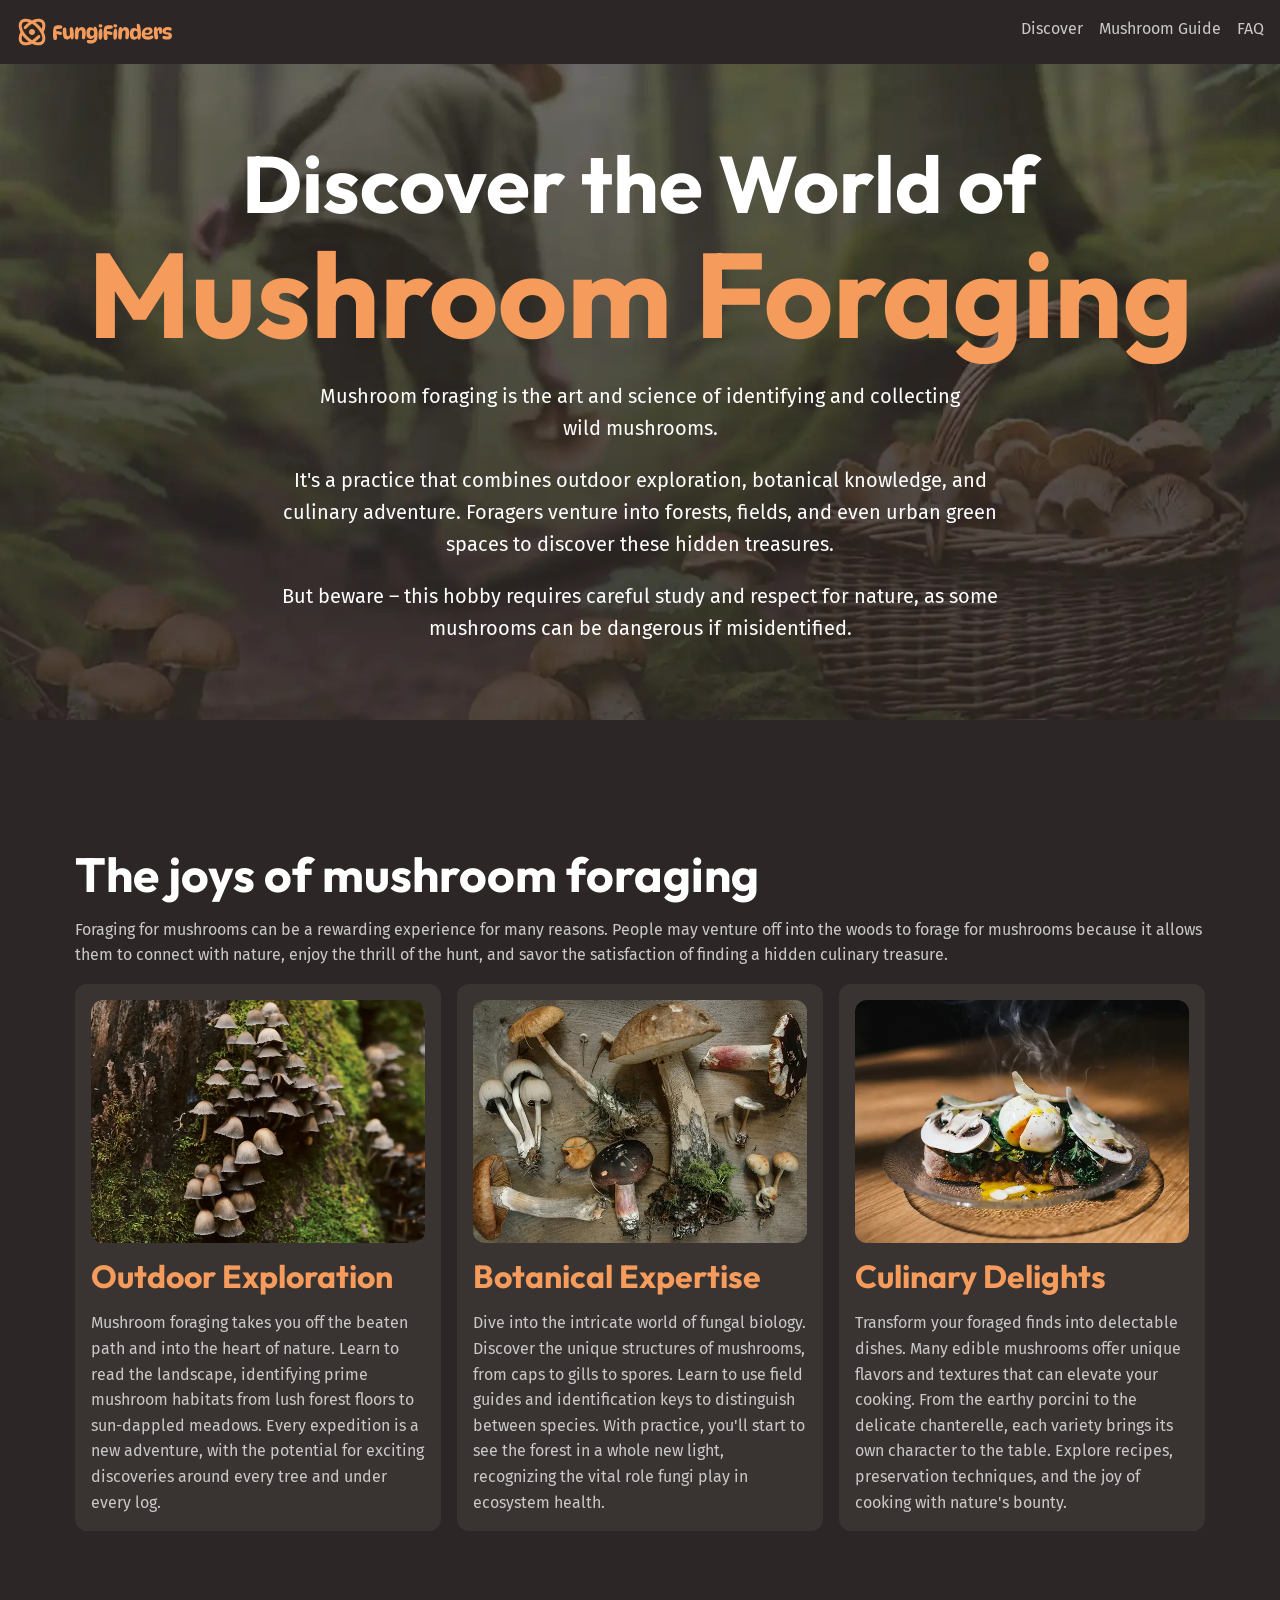
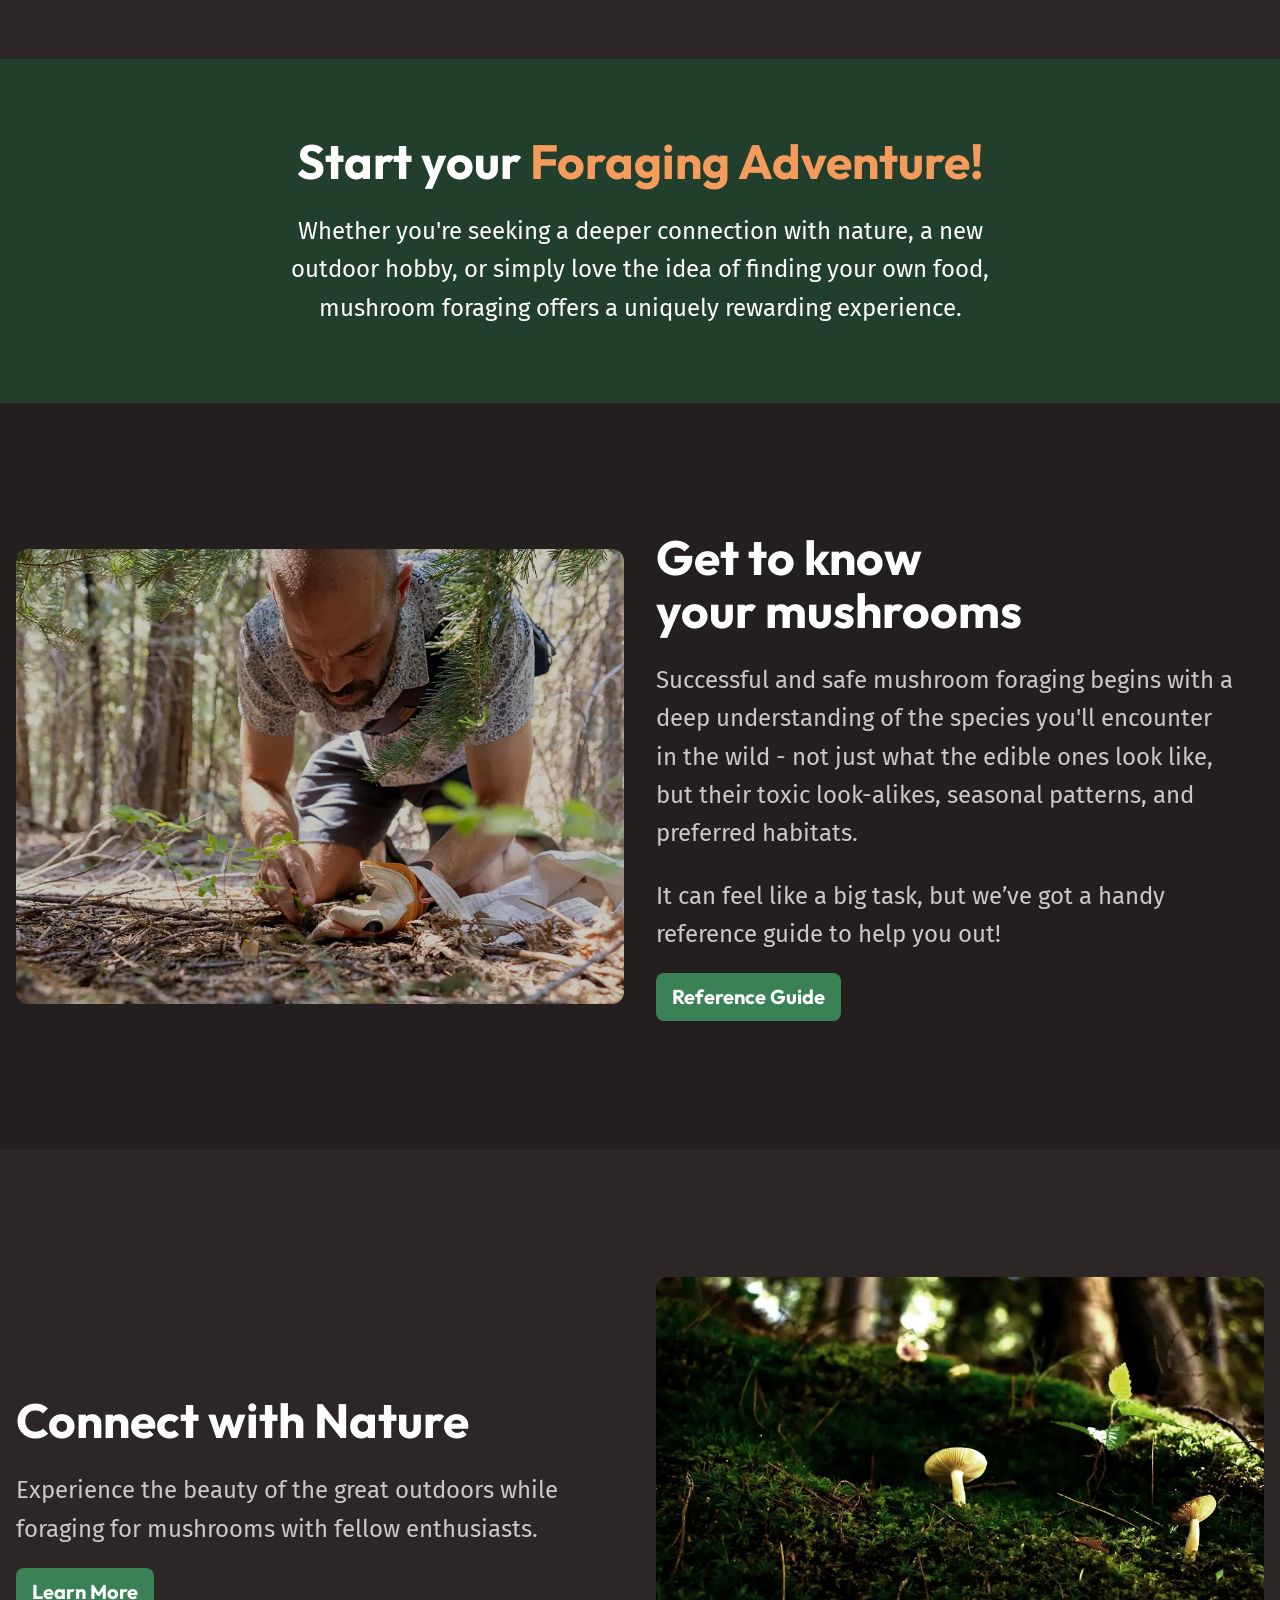
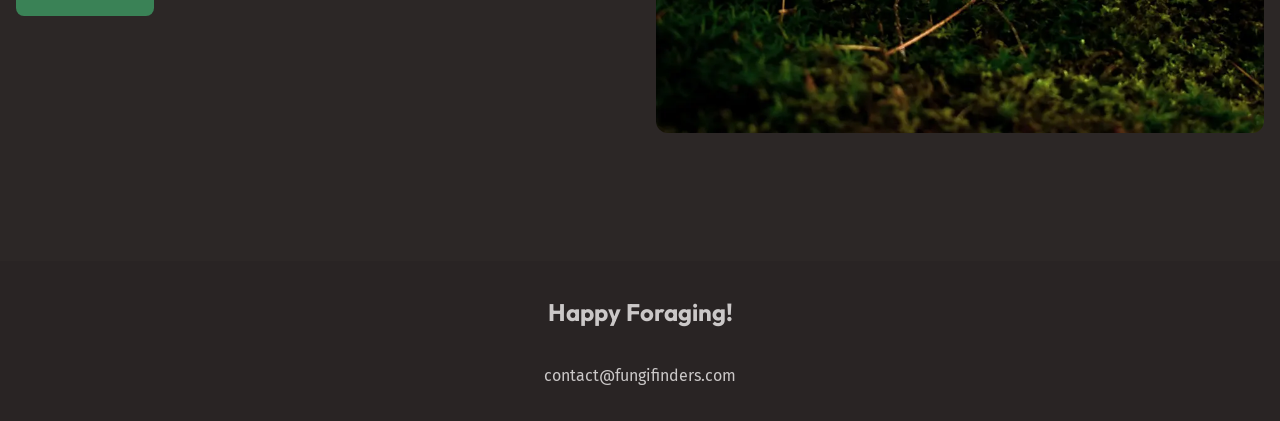
<file: index.html>
<!doctype html>
<html lang="en">
  <head>
    <meta charset="UTF-8" />
    <meta name="viewport" content="width=device-width, initial-scale=1.0" />
    <title>Fungi Finders</title>
    <link rel="stylesheet" href="style.css" />
    <link rel="preconnect" href="https://fonts.googleapis.com" />
    <link rel="preconnect" href="https://fonts.gstatic.com" crossorigin />
    <link
      href="https://fonts.googleapis.com/css2?family=Fira+Sans:wght@400;500&family=Outfit:wght@100..900&display=swap"
      rel="stylesheet"
    />
    <script src="/main.js" defer></script>
  </head>
  <body>
    <header class="site-header">
      <div class="wrapper wrapper--wide">
        <div class="site-header__inner">
          <img src="/assets/fungi-finders.svg" alt="Fungi Finders" />
          <button aria-controls="primary-nav" aria-expanded="false">
            <span class="visually-hidden">Menu</span>
            <img
              src="/assets/hamburger.svg"
              alt="Three lines stacked on top of eachother which kind of looks like a hamburger."
            />
          </button>
          <nav id="primary-nav" class="primary-navigation">
            <ul role="list">
              <li><a href="/">Discover</a></li>
              <li><a href="#">Mushroom Guide</a></li>
              <li><a href="#">FAQ</a></li>
            </ul>
          </nav>
        </div>
      </div>
    </header>
    <main>
      <section class="hero section section--compact flow">
        <div class="wrapper">
          <h1 class="hero__title">
            Discover the World of
            <span>Mushroom Foraging</span>
          </h1>
        </div>
        <div class="wrapper wrapper--narrow flow">
          <p>
            Mushroom foraging is the art and science of identifying and
            collecting wild mushrooms.
          </p>
          <p>
            It's a practice that combines outdoor exploration, botanical
            knowledge, and culinary adventure. Foragers venture into forests,
            fields, and even urban green spaces to discover these hidden
            treasures.
          </p>
          <p>
            But beware – this hobby requires careful study and respect for
            nature, as some mushrooms can be dangerous if misidentified.
          </p>
        </div>
      </section>

      <section class="section">
        <div class="wrapper flow">
          <h2 class="section-title">The joys of mushroom foraging</h2>
          <p>
            Foraging for mushrooms can be a rewarding experience for many
            reasons. People may venture off into the woods to forage for
            mushrooms because it allows them to connect with nature, enjoy the
            thrill of the hunt, and savor the satisfaction of finding a hidden
            culinary treasure.
          </p>
          <!-- three columns -->
          <div class="equal-columns">
            <div class="card">
              <img
                src="/assets/outdoor-exploration.webp"
                alt="Tightly grouped brown mushrooms growing up a mossy tree trunk"
              />
              <h3 class="card__title">Outdoor Exploration</h3>
              <p>
                Mushroom foraging takes you off the beaten path and into the
                heart of nature. Learn to read the landscape, identifying prime
                mushroom habitats from lush forest floors to sun-dappled
                meadows. Every expedition is a new adventure, with the potential
                for exciting discoveries around every tree and under every log.
              </p>
            </div>
            <div class="card">
              <img
                src="/assets/botanical-expertise.webp"
                alt="Wild mushrooms on a table"
              />
              <h3 class="card__title">Botanical Expertise</h3>
              <p>
                Dive into the intricate world of fungal biology. Discover the
                unique structures of mushrooms, from caps to gills to spores.
                Learn to use field guides and identification keys to distinguish
                between species. With practice, you'll start to see the forest
                in a whole new light, recognizing the vital role fungi play in
                ecosystem health.
              </p>
            </div>
            <div class="card">
              <img
                src="/assets/culinary-delight.webp"
                alt="A plate of food with mushrooms on top"
              />
              <h3 class="card__title">Culinary Delights</h3>
              <p>
                Transform your foraged finds into delectable dishes. Many edible
                mushrooms offer unique flavors and textures that can elevate
                your cooking. From the earthy porcini to the delicate
                chanterelle, each variety brings its own character to the table.
                Explore recipes, preservation techniques, and the joy of cooking
                with nature's bounty.
              </p>
            </div>
          </div>
        </div>
      </section>

      <section class="background-accent text-center section section--compact">
        <div
          class="wrapper wrapper--narrow flow font-size-lg text-high-contrast"
        >
          <h2 class="section-title">
            Start your
            <span class="text-brand">Foraging Adventure!</span>
          </h2>
          <p>
            Whether you're seeking a deeper connection with nature, a new
            outdoor hobby, or simply love the idea of finding your own food,
            mushroom foraging offers a uniquely rewarding experience.
          </p>
        </div>
      </section>

      <section class="background-extra-dark section">
        <!-- two columns -->
        <div class="wrapper wrapper--wide">
          <div
            class="equal-columns equal-columns--gap-lg equal-columns--vertical-alignment"
          >
            <div>
              <img
                src="/assets/get-to-know.webp"
                alt="A man on his hands and knees harvesting a wild mushroom in the forest"
              />
            </div>
            <div class="flow font-size-lg">
              <h2 class="section-title">Get to know your mushrooms</h2>
              <p>
                Successful and safe mushroom foraging begins with a deep
                understanding of the species you'll encounter in the wild - not
                just what the edible ones look like, but their toxic
                look-alikes, seasonal patterns, and preferred habitats.
              </p>
              <p>
                It can feel like a big task, but we’ve got a handy reference
                guide to help you out!
              </p>
              <a class="button" href="#">
                <span class="visually-hidden">
                  Learn more about wild mushrooms using our handy
                </span>
                Reference Guide
              </a>
            </div>
          </div>
        </div>
      </section>

      <section class="section">
        <!-- two-columns -->
        <div class="wrapper wrapper--wide">
          <div
            class="equal-columns equal-columns--gap-lg equal-columns--vertical-alignment"
          >
            <div class="flow font-size-lg">
              <h2 class="section-title">Connect with Nature</h2>
              <p>
                Experience the beauty of the great outdoors while foraging for
                mushrooms with fellow enthusiasts.
              </p>
              <a class="button" href="#">
                Learn More
                <span class="visually-hidden">
                  about the different types of mushrooms using our handy
                  mushroom guide
                </span>
              </a>
            </div>
            <div>
              <img
                src="/assets/nature.webp"
                alt="A small white mushroom growing on a mossy forest floor"
              />
            </div>
          </div>
        </div>
      </section>
    </main>
    <footer class="site-footer">
      <p class="site-footer__title">Happy Foraging!</p>
      <a href="mailto:contact@fungifinders.com">contact@fungifinders.com</a>
    </footer>
  </body>
</html>
</file>
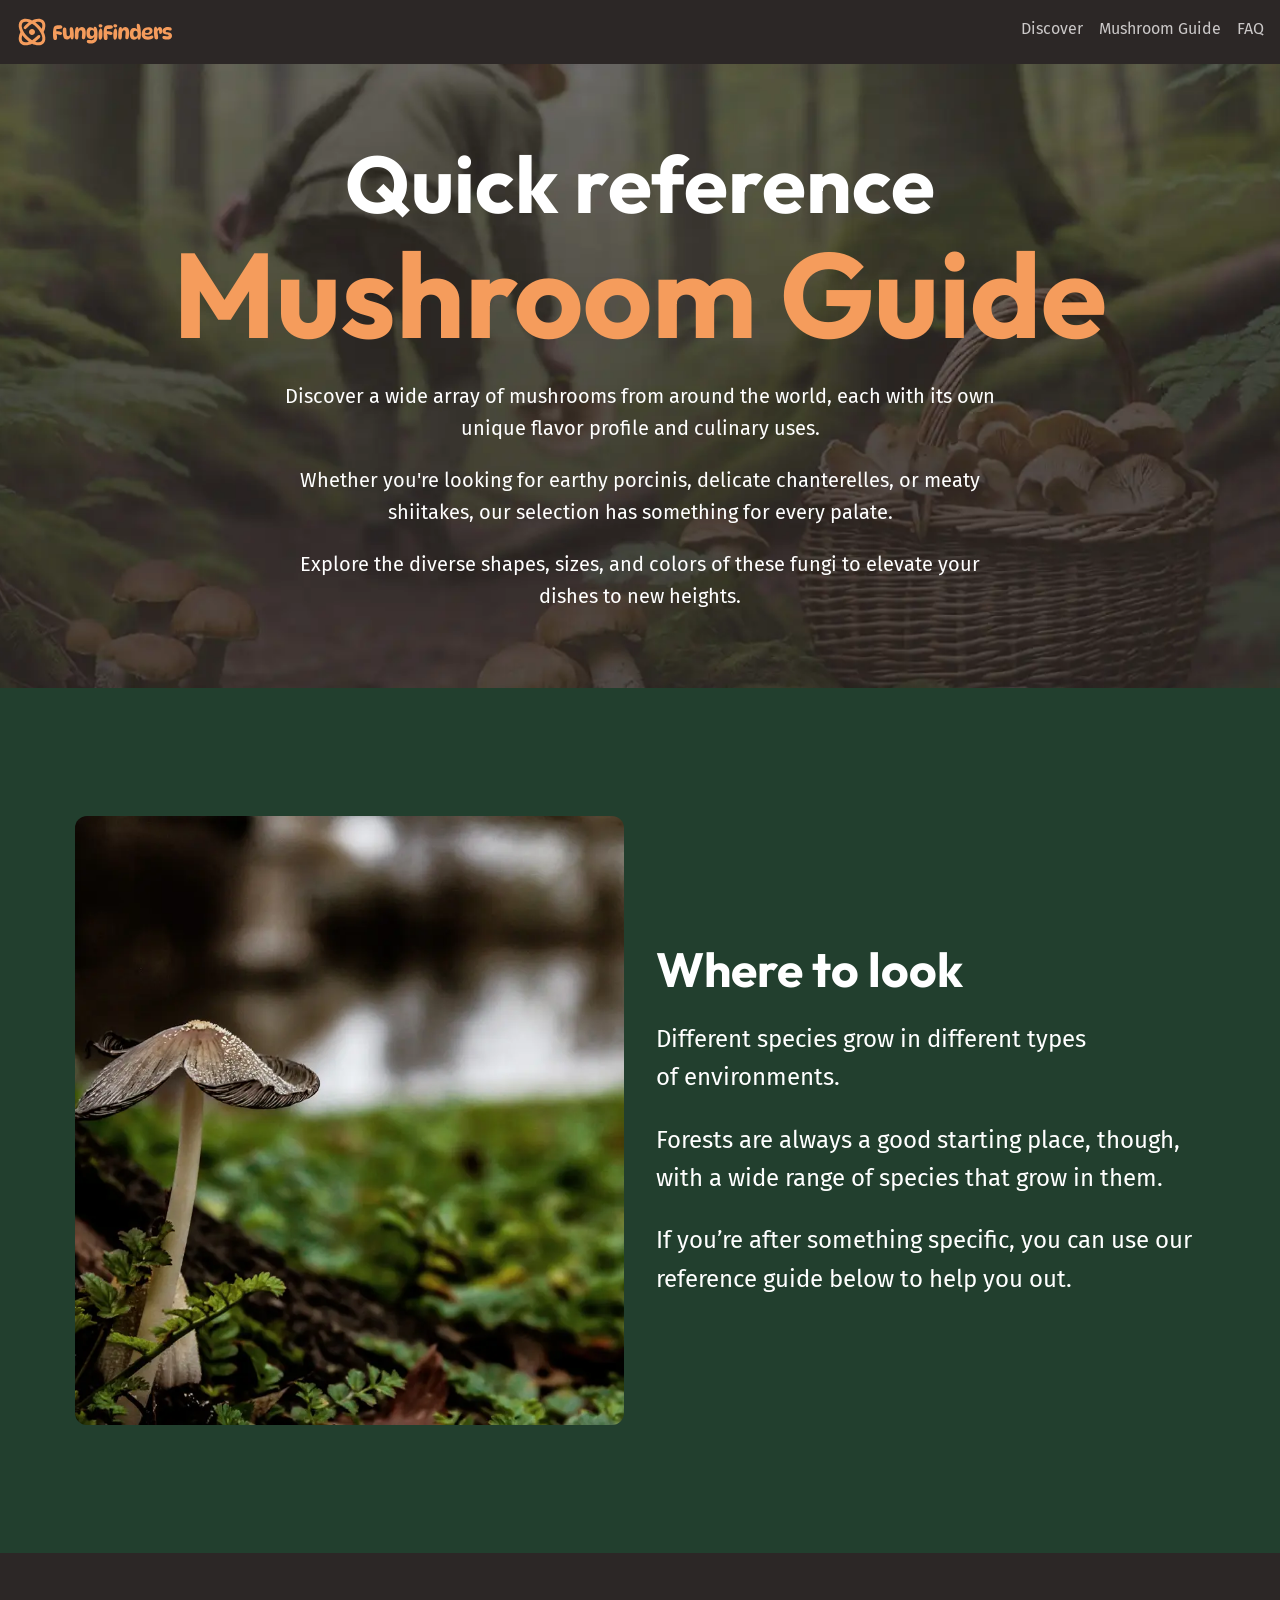
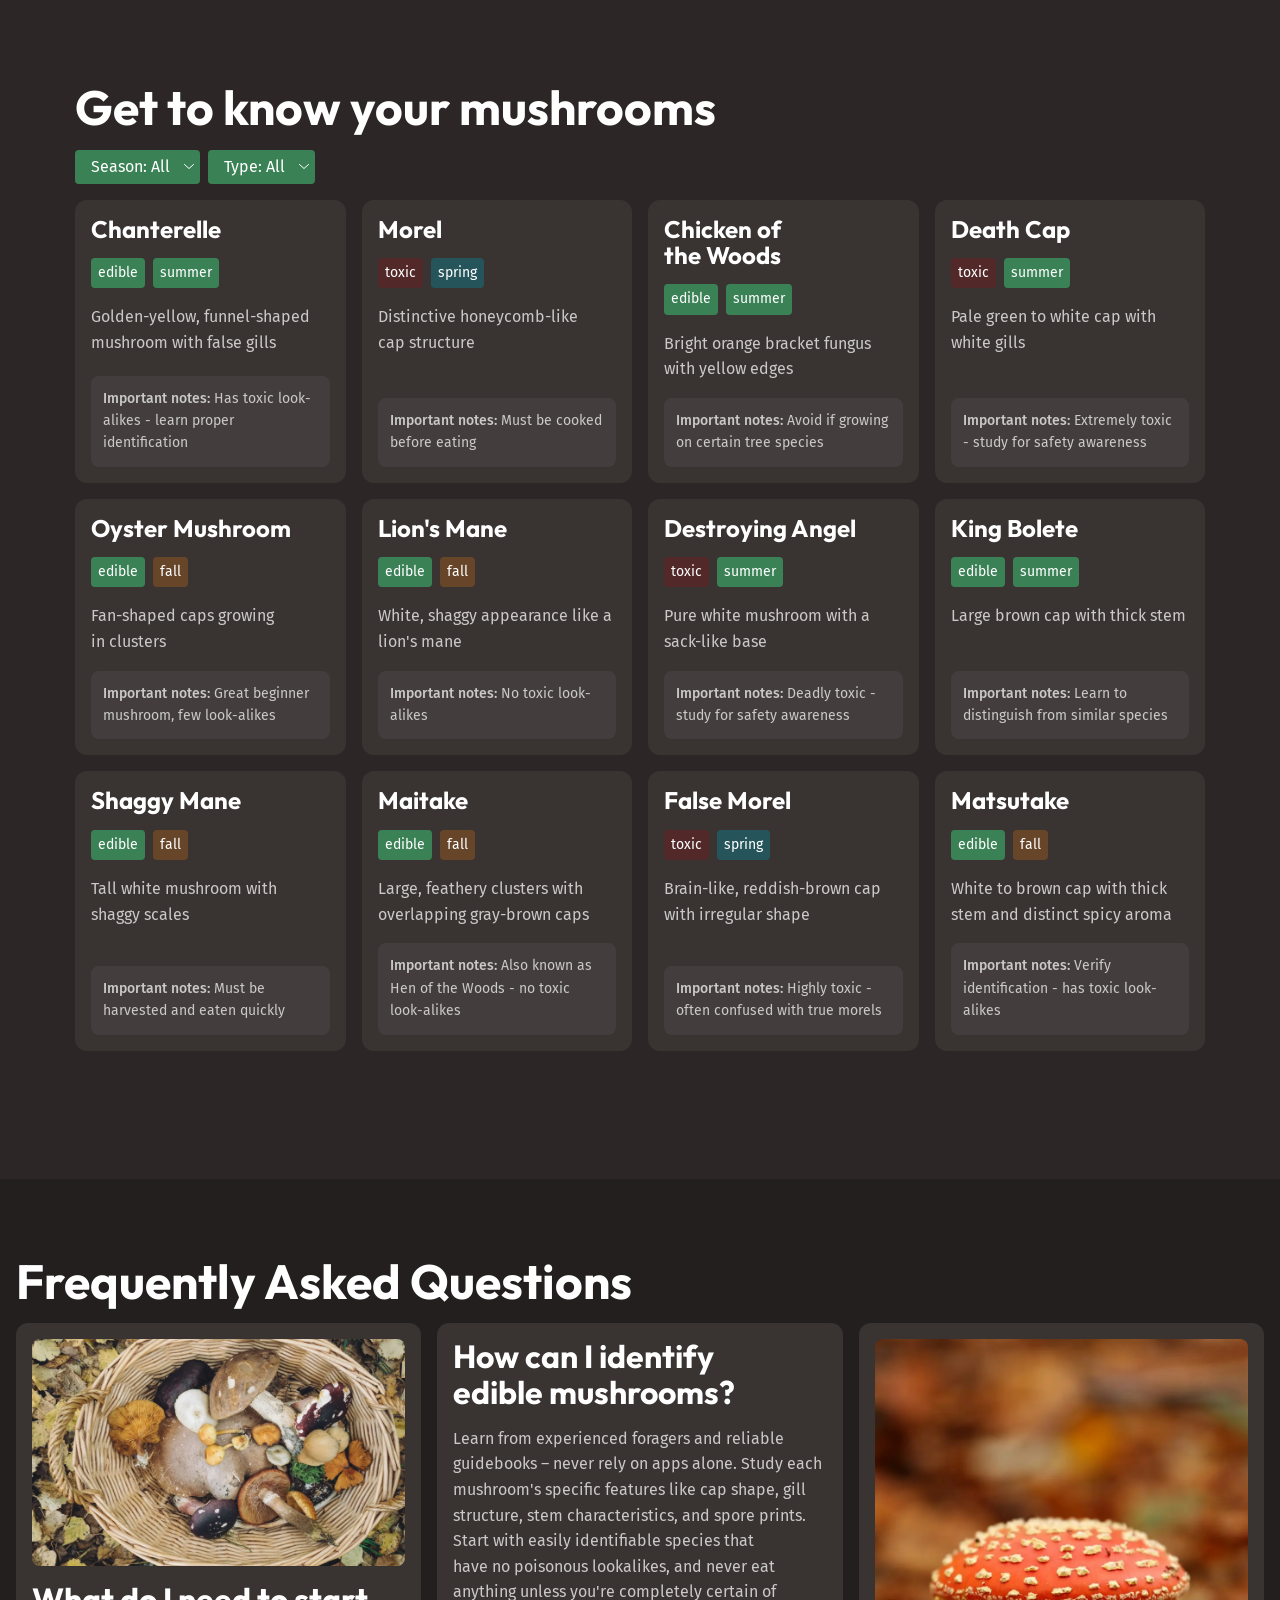
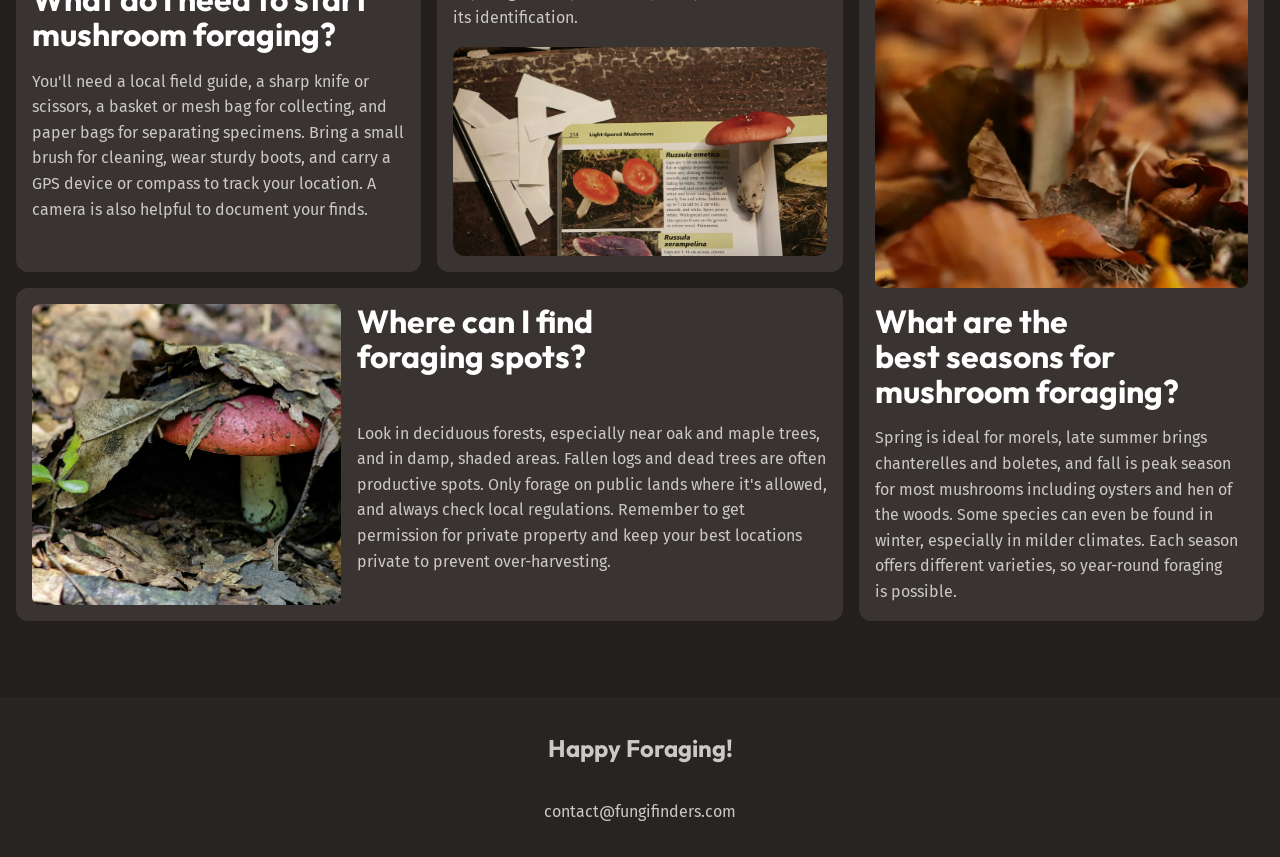
<file: mushroom-guide.html>
<!doctype html>
<html lang="en">
  <head>
    <meta charset="UTF-8" />
    <meta name="viewport" content="width=device-width, initial-scale=1.0" />
    <link rel="stylesheet" href="style.css" />
    <link rel="preconnect" href="https://fonts.googleapis.com" />
    <link rel="preconnect" href="https://fonts.gstatic.com" crossorigin />
    <link
      href="https://fonts.googleapis.com/css2?family=Fira+Sans:wght@400;500&family=Outfit:wght@100..900&display=swap"
      rel="stylesheet"
    />
    <script src="/main.js" defer></script>
    <title>Mushroom Guide</title>
  </head>
  <body>
    <header class="site-header">
      <div class="wrapper wrapper--wide">
        <div class="site-header__inner">
          <img src="/assets/fungi-finders.svg" alt="Fungi Finders" />
          <button aria-controls="primary-nav" aria-expanded="false">
            <span class="visually-hidden">Menu</span>
            <img
              src="/assets/hamburger.svg"
              alt="Three lines stacked on top of eachother which kind of looks like a hamburger."
            />
          </button>
          <nav id="primary-nav" class="primary-navigation">
            <ul role="list">
              <li><a href="/">Discover</a></li>
              <li><a href="#">Mushroom Guide</a></li>
              <li><a href="#">FAQ</a></li>
            </ul>
          </nav>
        </div>
      </div>
    </header>
    <main>
      <section class="hero section section--compact flow">
        <div class="wrapper">
          <h1 class="hero__title">
            Quick reference
            <span>Mushroom Guide</span>
          </h1>
        </div>

        <div class="wrapper wrapper--narrow flow">
          <p>
            Discover a wide array of mushrooms from around the world, each with
            its own unique flavor profile and culinary uses.
          </p>
          <p>
            Whether you're looking for earthy porcinis, delicate chanterelles,
            or meaty shiitakes, our selection has something for every palate.
          </p>
          <p>
            Explore the diverse shapes, sizes, and colors of these fungi to
            elevate your dishes to new heights.
          </p>
        </div>
      </section>
      <section class="background-accent section">
        <div class="wrapper">
          <div
            class="equal-columns equal-columns--gap-lg equal-columns--vertical-alignment"
          >
            <div>
              <img
                src="/assets/where-to-look.webp"
                alt="Zoom on single small mushroom surrounded by moss in the forest"
              />
            </div>
            <div class="flow font-size-lg text-high-contrast">
              <h2 class="section-title">Where to look</h2>
              <p>Different species grow in different types of environments.</p>
              <p>
                Forests are always a good starting place, though, with a wide
                range of species that grow in them.
              </p>
              <p>
                If you’re after something specific, you can use our reference
                guide below to help you out.
              </p>
            </div>
          </div>
        </div>
      </section>
      <section class="section mushroom-types">
        <div class="wrapper flow">
          <h2 class="section-title">Get to know your mushrooms</h2>
          <div class="pills">
            <label>
              <span class="visually-hidden">Seasons</span>
              <select class="pill pill--select">
                <option value="">Season: All</option>
              </select>
            </label>

            <label>
              <span class="visually-hidden">Mushroom types</span>
              <select class="pill pill--select">
                <option value="">Type: All</option>
              </select>
            </label>
          </div>
          <div class="equal-columns-wrap">
            <article class="card">
              <h3 class="card__title">Chanterelle</h3>
              <ul role="list" class="pills">
                <li class="pill pill--edible">edible</li>
                <li class="pill pill--summer">summer</li>
              </ul>
              <p>Golden-yellow, funnel-shaped mushroom with false gills</p>
              <footer class="card__footer">
                <strong>Important notes:</strong>
                Has toxic look-alikes - learn proper identification
              </footer>
            </article>
            <article class="card">
              <h3 class="card__title">Morel</h3>
              <ul role="list" class="pills">
                <li class="pill pill--toxic">toxic</li>
                <li class="pill pill--spring">spring</li>
              </ul>
              <p>Distinctive honeycomb-like cap structure</p>
              <footer class="card__footer">
                <strong>Important notes:</strong>
                Must be cooked before eating
              </footer>
            </article>
            <article class="card">
              <h3 class="card__title">Chicken of the Woods</h3>
              <ul role="list" class="pills">
                <li class="pill pill--edible">edible</li>
                <li class="pill pill--summer">summer</li>
              </ul>
              <p>Bright orange bracket fungus with yellow edges</p>
              <footer class="card__footer">
                <strong>Important notes:</strong>
                Avoid if growing on certain tree species
              </footer>
            </article>
            <article class="card">
              <h3 class="card__title">Death Cap</h3>
              <ul role="list" class="pills">
                <li class="pill pill--toxic">toxic</li>
                <li class="pill pill--summer">summer</li>
              </ul>
              <p>Pale green to white cap with white gills</p>
              <footer class="card__footer">
                <strong>Important notes:</strong>
                Extremely toxic - study for safety awareness
              </footer>
            </article>
            <article class="card">
              <h3 class="card__title">Oyster Mushroom</h3>
              <ul role="list" class="pills">
                <li class="pill pill--edible">edible</li>
                <li class="pill pill--fall">fall</li>
              </ul>
              <p>Fan-shaped caps growing in clusters</p>
              <footer class="card__footer">
                <strong>Important notes:</strong>
                Great beginner mushroom, few look-alikes
              </footer>
            </article>
            <article class="card">
              <h3 class="card__title">Lion's Mane</h3>
              <ul role="list" class="pills">
                <li class="pill pill--edible">edible</li>
                <li class="pill pill--fall">fall</li>
              </ul>
              <p>White, shaggy appearance like a lion's mane</p>
              <footer class="card__footer">
                <strong>Important notes:</strong>
                No toxic look-alikes
              </footer>
            </article>
            <article class="card">
              <h3 class="card__title">Destroying Angel</h3>
              <ul role="list" class="pills">
                <li class="pill pill--toxic">toxic</li>
                <li class="pill pill--summer">summer</li>
              </ul>
              <p>Pure white mushroom with a sack-like base</p>
              <footer class="card__footer">
                <strong>Important notes:</strong>
                Deadly toxic - study for safety awareness
              </footer>
            </article>
            <article class="card">
              <h3 class="card__title">King Bolete</h3>
              <ul role="list" class="pills">
                <li class="pill pill--edible">edible</li>
                <li class="pill pill--summer">summer</li>
              </ul>
              <p>Large brown cap with thick stem</p>
              <footer class="card__footer">
                <strong>Important notes:</strong>
                Learn to distinguish from similar species
              </footer>
            </article>
            <article class="card">
              <h3 class="card__title">Shaggy Mane</h3>
              <ul role="list" class="pills">
                <li class="pill pill--edible">edible</li>
                <li class="pill pill--fall">fall</li>
              </ul>
              <p>Tall white mushroom with shaggy scales</p>
              <footer class="card__footer">
                <strong>Important notes:</strong>
                Must be harvested and eaten quickly
              </footer>
            </article>
            <article class="card">
              <h3 class="card__title">Maitake</h3>
              <ul role="list" class="pills">
                <li class="pill pill--edible">edible</li>
                <li class="pill pill--fall">fall</li>
              </ul>
              <p>Large, feathery clusters with overlapping gray-brown caps</p>
              <footer class="card__footer">
                <strong>Important notes:</strong>
                Also known as Hen of the Woods - no toxic look-alikes
              </footer>
            </article>
            <article class="card">
              <h3 class="card__title">False Morel</h3>
              <ul role="list" class="pills">
                <li class="pill pill--toxic">toxic</li>
                <li class="pill pill--spring">spring</li>
              </ul>
              <p>Brain-like, reddish-brown cap with irregular shape</p>
              <footer class="card__footer">
                <strong>Important notes:</strong>
                Highly toxic - often confused with true morels
              </footer>
            </article>
            <article class="card">
              <h3 class="card__title">Matsutake</h3>
              <ul role="list" class="pills">
                <li class="pill pill--edible">edible</li>
                <li class="pill pill--fall">fall</li>
              </ul>
              <p>White to brown cap with thick stem and distinct spicy aroma</p>
              <footer class="card__footer">
                <strong>Important notes:</strong>
                Verify identification - has toxic look-alikes
              </footer>
            </article>
          </div>
        </div>
      </section>
      <section class="section section--compact background-extra-dark">
        <div class="wrapper wrapper--wide flow">
          <h2 class="section-title">Frequently Asked Questions</h2>
          <div class="faq-cards">
            <article class="card">
              <div class="card__img-frame">
                <img
                  src="./assets/start-foraging.webp"
                  alt="Basket with mushrooms"
                />
              </div>
              <h3 class="card__title">
                What do I need to start mushroom foraging?
              </h3>
              <p>
                You'll need a local field guide, a sharp knife or scissors, a
                basket or mesh bag for collecting, and paper bags for separating
                specimens. Bring a small brush for cleaning, wear sturdy boots,
                and carry a GPS device or compass to track your location. A
                camera is also helpful to document your finds.
              </p>
            </article>
            <article class="card">
              <div class="card__img-frame">
                <img
                  src="./assets/identify-mushrooms.webp"
                  alt="Paper guide with mushroom laying on it"
                />
              </div>
              <h3 class="card__title">How can I identify edible mushrooms?</h3>
              <p>
                Learn from experienced foragers and reliable guidebooks – never
                rely on apps alone. Study each mushroom's specific features like
                cap shape, gill structure, stem characteristics, and spore
                prints. Start with easily identifiable species that have no
                poisonous lookalikes, and never eat anything unless you're
                completely certain of its identification.
              </p>
            </article>
            <article class="card">
              <div class="card__img-frame">
                <img
                  src="./assets/best-seasons.webp"
                  alt="Single small mushroom with dotted red cap among leaves"
                />
              </div>
              <div class="faq-cards__description grid-flow">
                <h3 class="card__title">
                  What are the best seasons for mushroom foraging?
                </h3>
                <p>
                  Spring is ideal for morels, late summer brings chanterelles
                  and boletes, and fall is peak season for most mushrooms
                  including oysters and hen of the woods. Some species can even
                  be found in winter, especially in milder climates. Each season
                  offers different varieties, so year-round foraging is
                  possible.
                </p>
              </div>
            </article>
            <article class="card">
              <div class="card__img-frame">
                <img
                  src="./assets/where-to-find.webp"
                  alt="Mushroom with red cap covered with leaves"
                />
              </div>
              <h3 class="card__title">Where can I find foraging spots?</h3>
              <p>
                Look in deciduous forests, especially near oak and maple trees,
                and in damp, shaded areas. Fallen logs and dead trees are often
                productive spots. Only forage on public lands where it's
                allowed, and always check local regulations. Remember to get
                permission for private property and keep your best locations
                private to prevent over-harvesting.
              </p>
            </article>
          </div>
        </div>
      </section>
    </main>
    <footer class="site-footer">
      <p class="site-footer__title">Happy Foraging!</p>
      <a href="mailto:contact@fungifinders.com">contact@fungifinders.com</a>
    </footer>
  </body>
</html>
</file>
<file: style.css>
/* Breakpoint 760px. Desktop starts from width > 760px and mobile is width <= 760px */

@layer reset {
  *,
  *::before,
  *::after {
    box-sizing: border-box;
  }

  /* https://kilianvalkhof.com/2022/css-html/your-css-reset-needs-text-size-adjust-probably/ */
  html {
    -moz-text-size-adjust: none;
    -webkit-text-size-adjust: none;
    text-size-adjust: none;
  }

  body,
  h1,
  h2,
  h3,
  h4,
  p,
  figure,
  blockquote,
  dl,
  dd {
    margin: 0;
  }

  /* https://www.scottohara.me/blog/2019/01/12/lists-and-safari.html */
  [role='list'] {
    list-style: none;
    margin: 0;
    padding: 0;
  }

  body {
    min-block-size: 100vh;
    line-height: 1.6;
  }

  h1,
  h2,
  h3,
  button,
  input,
  label {
    line-height: 1.1;
  }

  h1,
  h2,
  h3,
  h4 {
    text-wrap: balance;
  }

  p,
  li {
    text-wrap: pretty;
  }

  img,
  picture {
    max-inline-size: 100%;
    display: block;
  }

  input,
  button,
  textarea,
  select {
    font: inherit;
  }

  a {
    text-decoration: none;
    color: inherit;
  }
}

@layer base {
  :root {
    --clr-white: hsl(0, 0%, 100%);
    --clr-gray-100: hsl(0, 2%, 79%);
    --clr-brand-400: hsl(25, 88%, 75%);
    --clr-brand-500: hsl(25, 88%, 66%);
    --clr-green-400: hsl(143, 19%, 49%);
    --clr-green-500: hsl(143, 38%, 37%);
    --clr-green-600: hsl(145, 29%, 19%);
    --clr-brown-500: hsl(10, 5%, 25%);
    --clr-brown-600: hsl(9, 7%, 21%);
    --clr-brown-700: hsl(9, 8%, 16%);
    --clr-brown-800: hsl(0, 6%, 15%);
    --clr-brown-900: hsl(0, 6%, 13%);

    --clr-orange-500: hsl(28, 43%, 28%);
    --clr-red-500: hsl(359, 34%, 24%);
    --clr-teal-500: hsl(186, 42%, 25%);

    --ff-body: 'Fira Sans', sans-serif;
    --ff-heading: 'Outfit', sans-serif;

    --fs-300: 0.875rem;
    --fs-400: 1rem;
    --fs-500: 1.125rem;
    --fs-600: 1.25rem;
    --fs-700: 1.5rem;
    --fs-800: 2.25rem;
    --fs-900: 3.75rem;
    --fs-1000: 3.75rem;

    --fw-400: 400;
    --fw-500: 500;
    --fw-700: 700;

    @media (width > 760px) {
      --fs-500: 1.25rem;
      --fs-600: 1.5rem;
      --fs-700: 2rem;
      --fs-800: 3rem;
      --fs-900: 5rem;
      --fs-1000: 7.5rem;
    }

    --text-main: var(--clr-gray-100);
    --text-high-contrast: var(--clr-white);
    --text-brand: var(--clr-brand-500);
    --text-brand-light: var(--clr-brand-400);

    --background-accent-light: var(--clr-green-400);
    --background-accent-main: var(--clr-green-500);
    --background-accent-dark: var(--clr-green-600);

    --background-extra-light: var(--clr-brown-500);
    --background-light: var(--clr-brown-600);
    --background-main: var(--clr-brown-700);
    --background-dark: var(--clr-brown-800);
    --background-extra-dark: var(--clr-brown-900);

    --font-size-heading-xs: var(--fs-600);
    --font-size-heading-sm: var(--fs-700);
    --font-size-heading-regular: var(--fs-800);
    --font-size-heading-lg: var(--fs-900);
    --font-size-heading-xl: var(--fs-1000);

    --font-size-sm: var(--fs-300);
    --font-size-regular: var(--fs-400);
    --font-size-md: var(--fs-500);
    --font-size-lg: var(--fs-600);

    --font-weight-regular: var(--fw-400);
    --font-weight-md: var(--fw-500);
    --font-weight-lg: var(--fw-700);

    --border-radius-1: 0.25rem;
    --border-radius-2: 0.5rem;
    --border-radius-3: 0.75rem;
  }

  html {
    font-family: var(--ff-body);
    line-height: 1.6;
  }

  body {
    font-size: var(--font-size-regular);
    font-weight: var(--font-weight-regular);
    color: var(--text-main);
    background-color: var(--background-main);
  }

  h1,
  h2,
  h3,
  h4 {
    font-family: var(--ff-heading);
    color: var(--text-high-contrast);
  }

  h1 {
    font-size: var(--font-size-heading-lg);
  }

  a:hover,
  a:focus-visible {
    color: var(--text-brand-light);
  }

  img {
    border-radius: var(--border-radius-3);
  }

  b,
  th,
  summary,
  strong {
    font-weight: var(--font-weight-md);
  }
}

@layer layout {
  /* Lobotimized Owl 
    * + * selects everything exept the first direct child
    can also be :not(:first-child) but it would gain extra specificity
    verbose solution with no extra specificity is where(:not(:first-child))
    and verbose version is the one I'm using because it's very decriptive
  */

  /*
    em instead of rem because we want to have bigger margin on top of the large text
    instead of the same margin everywhere
  */

  .flex {
    display: flex;
    flex: min-content;
  }

  .flow > :where(:not(:first-child)) {
    margin-top: var(--flow-spacer, 1em);
  }

  .grid-flow {
    display: grid;
    gap: var(--grid-flow-gap, 1rem);
  }

  .equal-columns {
    --equal-columns-gap: 1rem;

    display: grid;
    gap: var(--equal-columns-gap, 1rem);
    align-items: var(--equal-columns-vertical-alignment, stretch);

    @media (width > 760px) {
      grid-auto-flow: column;
      grid-auto-columns: 1fr;
    }
  }

  .equal-columns--gap-lg {
    --equal-columns-gap: 2rem;
  }

  .flex-equal-columns {
    display: flex;

    /* Select all the direct children */
    > * {
      flex: 1;
    }
  }

  .equal-columns--vertical-alignment {
    --equal-columns-vertical-alignment: center;
  }

  .equal-columns-wrap {
    --column-min-width: 270px;

    display: grid;
    gap: 1rem;
    grid-template-columns: repeat(
      auto-fill,
      minmax(var(--column-min-width), 1fr)
    );
  }

  .section {
    --padding: 3.75rem;
    padding-block: var(--padding);

    @media (width > 760px) {
      --padding: 8rem;
    }
  }

  /* For now section compact makes padding smaller on > 760px and bigger on mobile */
  .section--compact {
    --padding: 4.75rem;
  }

  .wrapper {
    --wrapper-max-width: 1130px;
    --wrapper-padding: 1rem;

    max-width: var(--wrapper-max-width);
    margin-inline: auto;
    padding-inline: var(--wrapper-padding);
    /* changing back to content-box just for this particular element for padding not to be included 
    in content size specified on figma 
    Other way of handling this problem is instead of changing to content-box set max-width to calc(1130px + 2rem)
    there is also a way with using min
    */
    box-sizing: content-box;
  }

  /* There is also a way of naming with using data attribue .wrapper[data-width="wide"] */
  .wrapper--narrow {
    --wrapper-max-width: 720px;
  }

  .wrapper--wide {
    --wrapper-max-width: 1330px;
  }
}

@layer components {
  .site-header {
    padding-block: 1rem;
  }

  .site-header__inner {
    display: flex;
    gap: 0.5rem 1rem;
    flex-wrap: wrap;
    justify-content: space-between;
  }

  [aria-controls='primary-nav'] {
    display: none;
    z-index: 100;
    cursor: pointer;
    background: transparent;
    border: 0;

    img {
      border-radius: 0;
    }
  }

  .primary-navigation {
    ul {
      display: flex;
      flex-wrap: wrap;
      gap: 0.5rem 1rem;
    }

    a {
      text-decoration: none;
    }

    @media (width <= 760px) {
      display: none;
      position: absolute;
      z-index: 10;
      top: 0;
      right: 0;
      font-size: var(--font-size-lg);
      font-weight: var(--font-weight-lg);
      font-family: var(--ff-heading);
      background-color: var(--background-accent-main);
      color: var(--clr-white);
      padding: 2rem;
      border-radius: 0 0 0 var(--border-radius-3);

      ul {
        gap: 0;
        flex-direction: column;
      }

      ul > :where(:not(:first-child)) {
        margin-top: 1.5rem;
        padding-top: 1.5rem;
        border-top: 2px solid var(--background-accent-light);
      }
    }
  }

  @media (width <= 760px) {
    [aria-controls='primary-nav'] {
      display: block;
    }

    [aria-expanded='true'] + .primary-navigation {
      display: block;
    }
  }

  .hero {
    text-align: center;
    font-size: var(--font-size-md);
    color: var(--text-high-contrast);
    background-image: url(/assets/hero.webp);
    background-size: cover;
    background-position: center;
  }

  .hero__title {
    font-size: var(--font-size-heading-lg);
    span {
      font-size: var(--font-size-heading-xl);
      color: var(--text-brand);
      display: block;
    }
  }

  .card {
    display: flex;
    flex-direction: column;
    gap: var(--card-gap, 1rem);
    padding: 1rem;
    background-color: var(--background-light);
    border-radius: var(--border-radius-3);
  }

  .card__img-frame {
    overflow: hidden;
    border-radius: var(--border-radius-2);

    img {
      width: 100%;
      height: 100%;
      object-fit: cover;
    }
  }

  .card__title {
    font-size: var(--card-title-font-size, var(--font-size-heading-sm));
    color: var(--card-title-color, var(--text-brand));
  }

  .card__footer {
    font-size: var(--font-size-sm);
    padding: 12px;
    background-color: var(--background-extra-light);
    border-radius: var(--border-radius-2);
    margin-top: auto;
  }

  .button {
    display: inline-flex;
    font-size: var(--font-size-md);
    text-decoration: none;
    cursor: pointer;
    padding: 0.5rem 1rem;
    background-color: var(--background-accent-main);
    font-family: var(--ff-heading);
    font-weight: var(--font-weight-lg);
    border-radius: var(--border-radius-2);
    color: var(--clr-white);
  }

  .button:hover,
  .button:focus-visible {
    color: var(--text-high-contrast);
    background-color: var(--background-accent-light);
  }

  .pills {
    display: flex;
    gap: 0.5rem;
    flex-wrap: wrap;
    align-items: start;
  }

  .pill {
    padding-block: 4px;
    padding-inline: 7px;
    background-color: var(--background-accent-main);
    color: var(--clr-white);
    border-radius: 4px;
    font-size: var(--font-size-sm);
  }

  .pill--select {
    appearance: none;
    border: none;
    background-image: url(./assets/down-arrow.svg);
    background-repeat: no-repeat;
    background-position: right 6px center;
    padding: 8px 30px 8px 16px;
    font-size: var(--font-size-regular);
  }

  .pill--select:hover,
  .pill--select:focus-visible {
    background-color: var(--background-accent-light);
  }

  /* background-color of pills edible and summer 
  should be coherent with background-accent-main
  to represent accent.
  Remember that changing accent might make these pills confusing.
  */
  .pill--edible {
    background-color: var(--background-accent-main);
  }

  .pill--summer {
    background-color: var(--background-accent-main);
  }

  .pill--toxic {
    background-color: var(--clr-red-500);
  }

  .pill--spring {
    background-color: var(--clr-teal-500);
  }

  .pill--fall {
    background-color: var(--clr-orange-500);
  }

  .site-footer {
    text-align: center;
    background-color: var(--background-dark);
    padding-block: 2rem;
    display: grid;
    gap: 2rem;

    a {
      color: var(--text-main);
    }

    a:hover,
    a:focus-visible {
      color: var(--text-brand-light);
    }
  }

  .site-footer__title {
    font-size: var(--font-size-lg);
    font-family: var(--ff-heading);
    font-weight: var(--font-weight-lg);
  }
}

@layer pages {
  .mushroom-types {
    --card-title-font-size: var(--font-size-heading-xs);
    --card-title-color: var(--text-high-contrast);
  }

  /* Bento grid designed for exactly 4 cards:
   spans on cards 3 and 4 fill the 3×2 grid without gaps.
   Spans depend on position, not content. With a different number of cards
   the grid leaves gaps or extra rows. */

  .faq-cards {
    --card-title-font-size: var(--font-size-heading-sm);
    --card-title-color: var(--text-high-contrast);

    display: grid;
    grid-template-columns: 1fr;
    gap: 1.5rem;

    > :first-child {
      .card__img-frame {
        aspect-ratio: 3/2;

        img {
          object-position: 0% 50%;
          scale: 1.21;
          transform-origin: 0% 50%;
        }
      }
    }

    > :nth-child(3) {
      order: 1;

      .card__img-frame {
        aspect-ratio: 361 / 268;

        img {
          object-position: 22% 100%;
          transform-origin: 22% 100%;
          scale: 1.06;
        }
      }
    }

    > :nth-child(4) {
      .card__img-frame {
        aspect-ratio: 361 / 245;

        img {
          scale: 1.07;
          object-position: 22% 88%;
          transform-origin: 22% 88%;
        }
      }
    }

    @media (width > 760px) {
      grid-template-columns: repeat(2, 1fr);
      gap: 1rem;
    }

    @media (width > 1100px) {
      grid-template-columns: repeat(3, 1fr);
      grid-template-rows: repeat(2, auto);
      gap: 1rem;

      > :first-child {
        .card__img-frame {
          aspect-ratio: 395 / 240;

          img {
            scale: 1.11;
          }
        }
      }

      > :nth-child(2) {
        .card__img-frame {
          order: 1;
          flex-grow: 1;
        }
      }

      > :nth-child(3) {
        order: 0;
        grid-row: span 2;
        display: grid;
        grid-template-rows: subgrid;

        .card__img-frame {
          aspect-ratio: auto;
          margin-bottom: -1rem;

          img {
            scale: 1.03;
            object-position: 50% 100%;
            transform-origin: 50% 100%;
          }
        }

        .faq-cards__description {
          margin-top: 1rem;
        }
      }

      > :nth-child(4) {
        grid-column: span 2;
        display: grid;
        grid-template-columns: 329fr 501fr;
        grid-template-rows: repeat(2, auto);

        .card__img-frame {
          grid-row: 1/3;
          grid-column: 1/2;
          align-self: stretch;
          aspect-ratio: auto;

          img {
            scale: 1.1;
            object-position: 10% 88%;
            transform-origin: 10% 88%;
          }
        }

        h3 {
          grid-row: 1/2;
          grid-column: 2/3;
        }

        p {
          grid-row: 2/3;
          grid-column: 2/3;
        }
      }
    }
  }
}

@layer utilities {
  .visually-hidden {
    clip: rect(0 0 0 0);
    clip-path: inset(50%);
    height: 1px;
    overflow: hidden;
    position: absolute;
    white-space: nowrap;
    width: 1px;
  }

  .text-center {
    text-align: center;
  }
  .text-brand {
    color: var(--text-brand);
  }
  .text-high-contrast {
    color: var(--text-high-contrast);
  }

  .section-title {
    font-size: var(--font-size-heading-regular);
  }

  .background-base {
    background-color: var(--background-base);
  }
  .background-light {
    background-color: var(--background-light);
  }
  .background-extra-light {
    background-color: var(--background-extra-light);
  }
  .background-dark {
    background-color: var(--background-dark);
  }
  .background-extra-dark {
    background-color: var(--background-extra-dark);
  }

  .background-accent {
    background-color: var(--background-accent-dark);
  }

  .font-size-sm {
    font-size: var(--font-size-sm);
  }
  .font-size-regular {
    font-size: var(--font-size-regular);
  }
  .font-size-md {
    font-size: var(--font-size-md);
  }
  .font-size-lg {
    font-size: var(--font-size-lg);
  }
}
</file>
